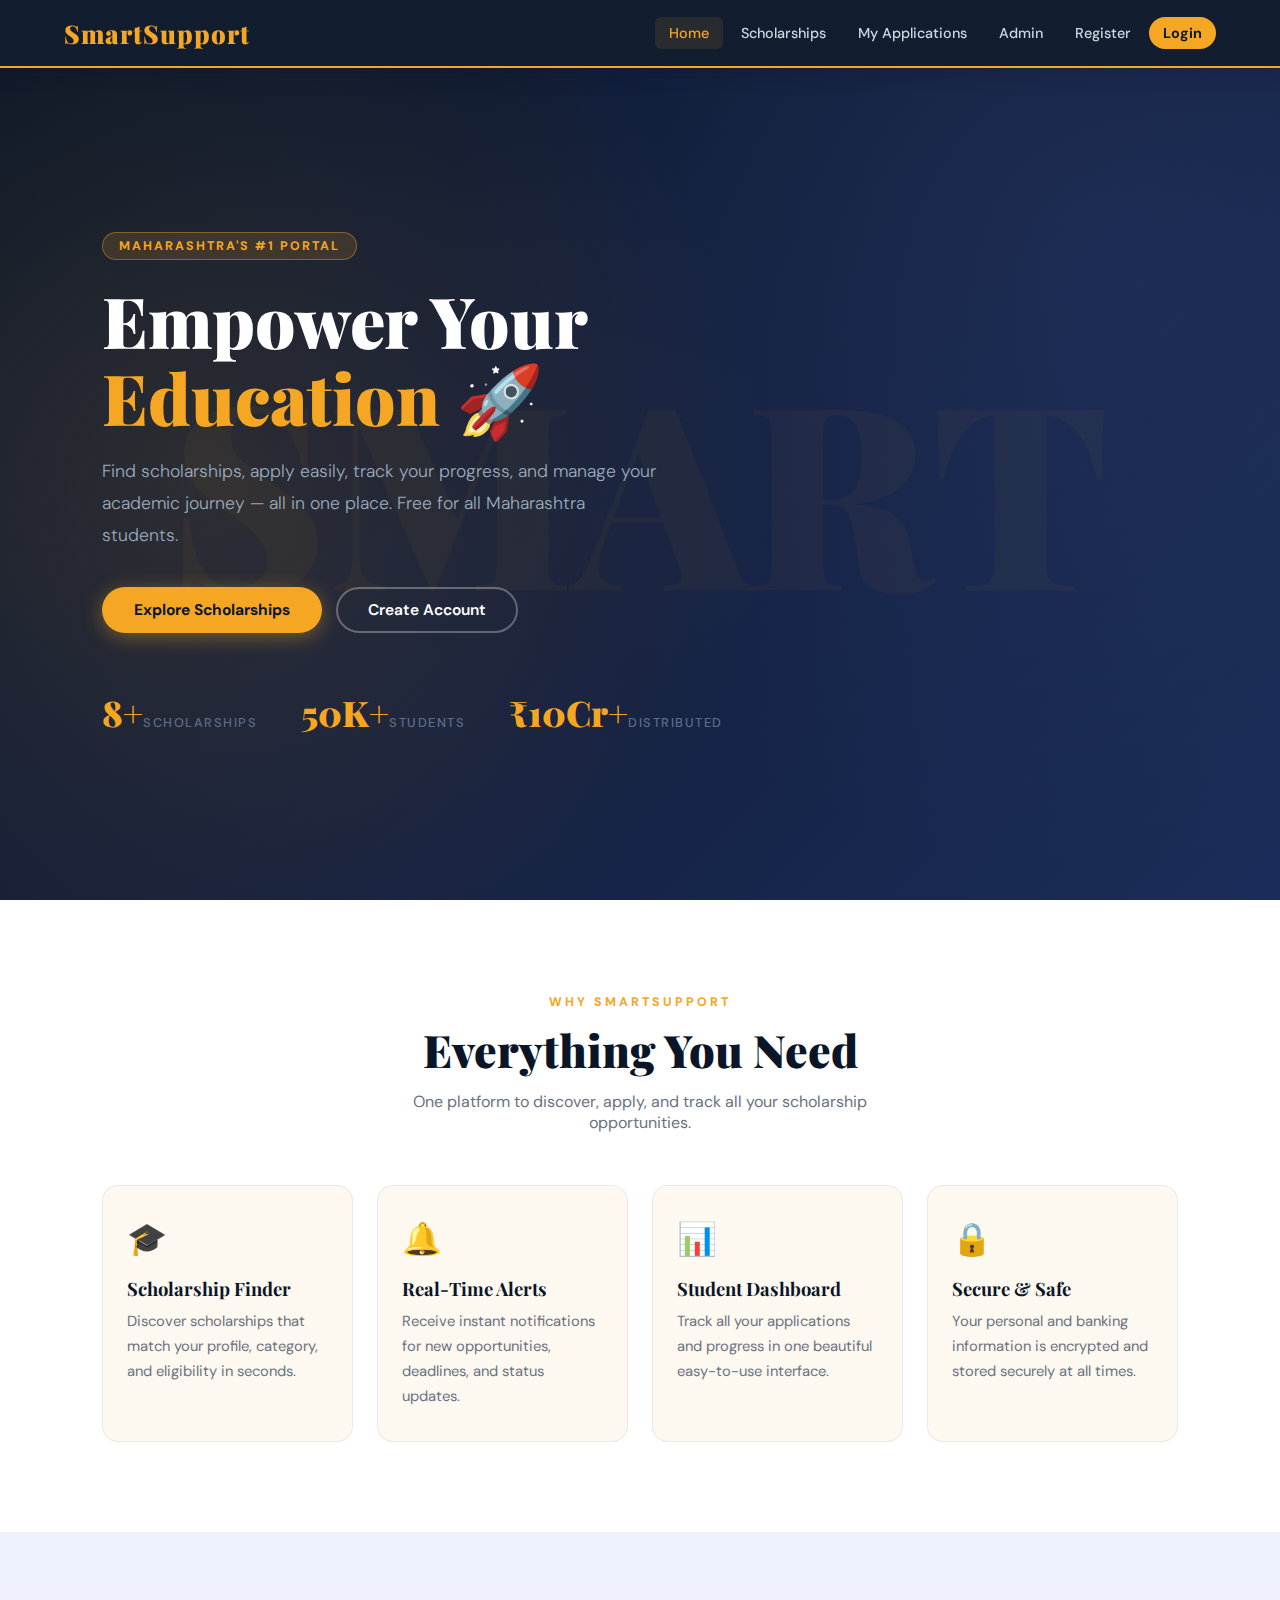
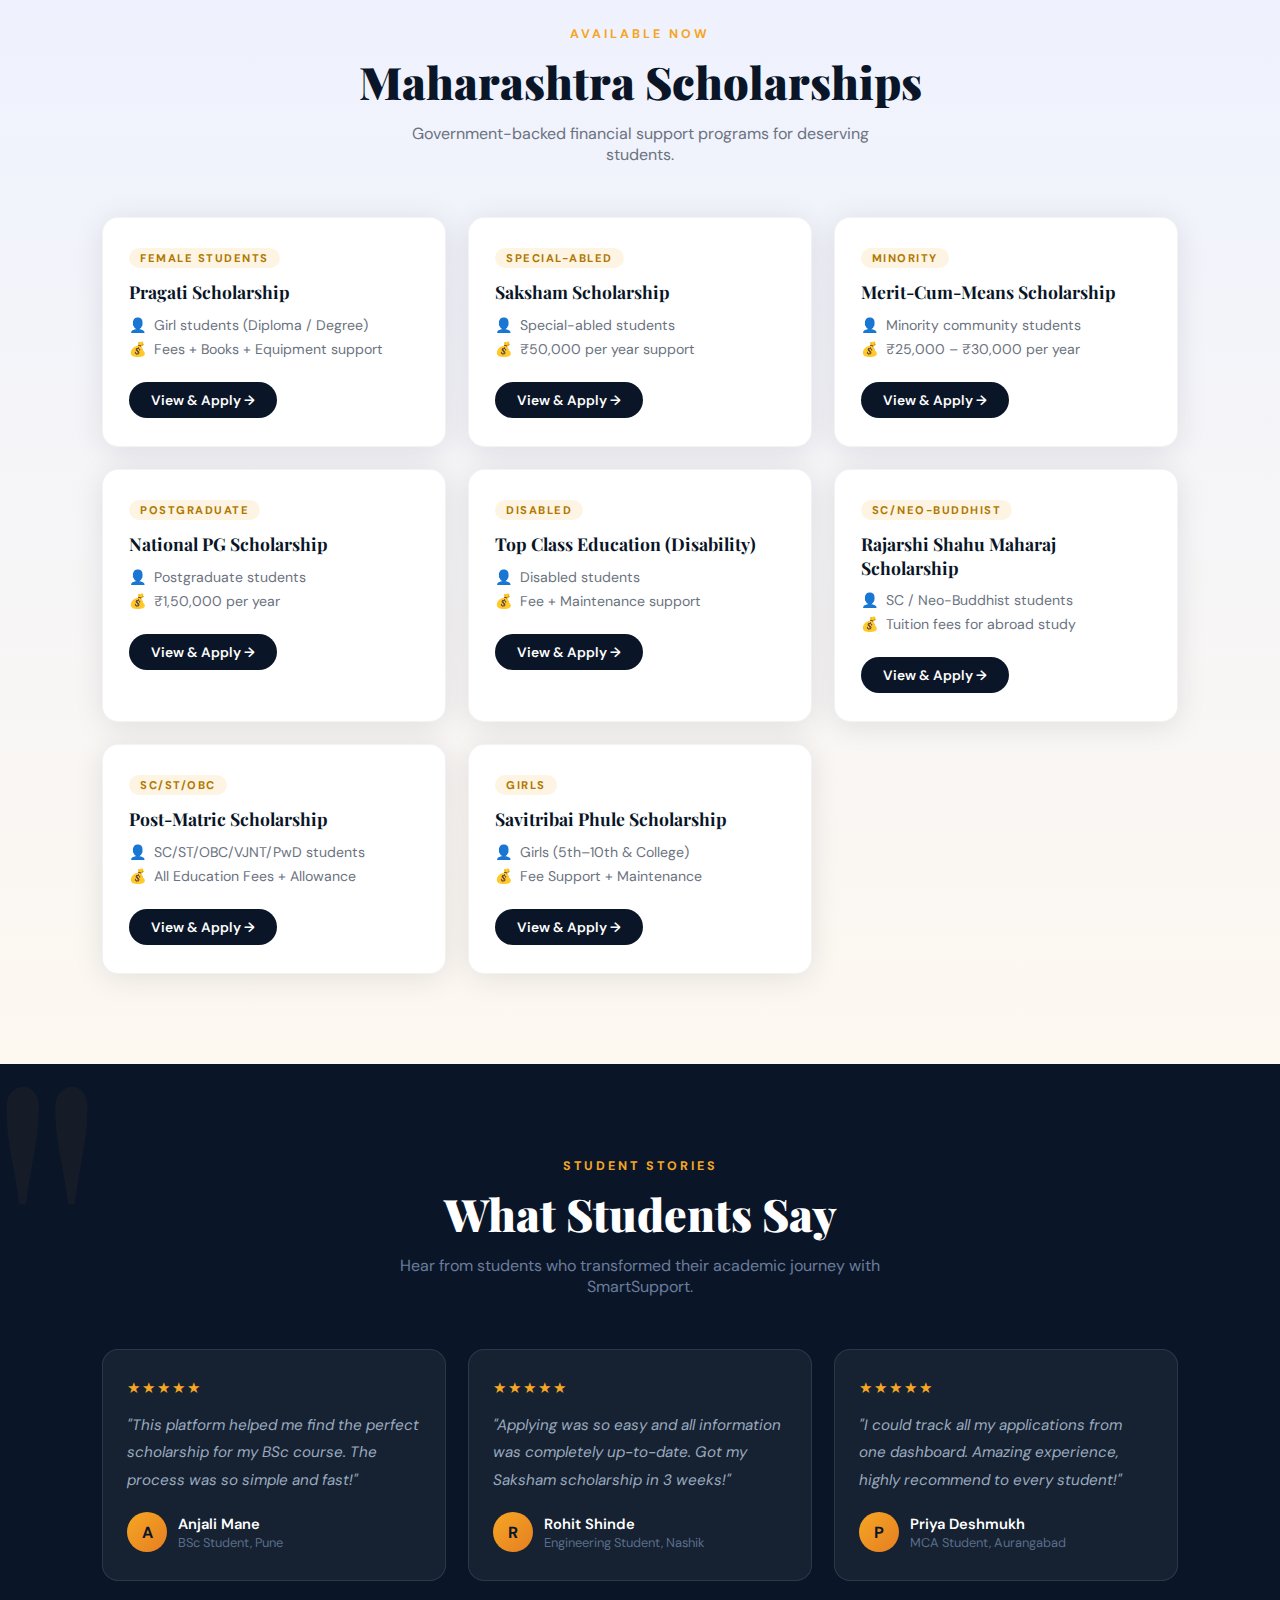
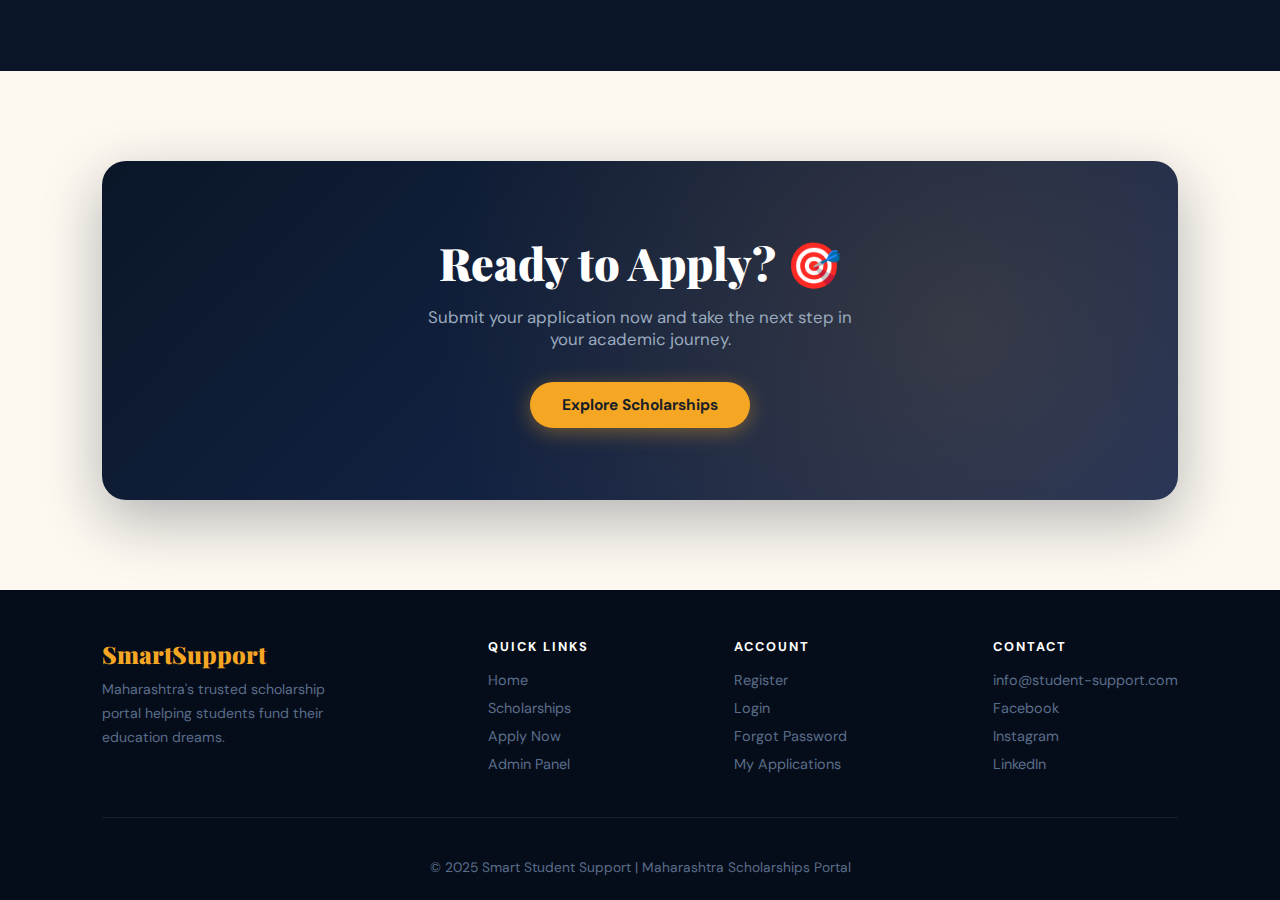
<file: index.html>
<!DOCTYPE html>
<html lang="en">
<head>
<meta charset="UTF-8">
<meta name="viewport" content="width=device-width, initial-scale=1.0">
<title>SmartSupport - Maharashtra Scholarship Portal</title>
<link href="https://fonts.googleapis.com/css2?family=Playfair+Display:wght@700;900&family=DM+Sans:wght@300;400;500;600;700&display=swap" rel="stylesheet">
<link rel="stylesheet" href="css/style.css">
<link rel="stylesheet" href="css/home.css">
</head>
<body>

<!-- NAVBAR -->
<header class="navbar">
  <a class="logo" href="index.html">SmartSupport</a>
  <nav>
    <ul>
      <li><a id="nav-home" class="active" href="index.html">Home</a></li>
      <li><a id="nav-scholarships" href="pages/scholarship.html">Scholarships</a></li>
      <li><a id="nav-myapps"  href="pages/applications.html">My Applications</a></li>
      <li><a id="nav-admin"   href="pages/admin.html">Admin</a></li>
      <li><a id="nav-register" href="pages/register.html">Register</a></li>
      <li><a id="nav-login"   href="pages/login.html" class="nav-cta">Login</a></li>
    </ul>
  </nav>
</header>

<!-- HERO -->
<section class="hero-section">
  <div class="hero-bg">SMART</div>
  <div class="hero-content">
    <span class="hero-badge">Maharashtra's #1 Portal</span>
    <h1>Empower Your <span>Education</span> 🚀</h1>
    <p>Find scholarships, apply easily, track your progress, and manage your academic journey — all in one place. Free for all Maharashtra students.</p>
    <div class="hero-btns">
      <a class="btn-gold" href="pages/scholarship.html">Explore Scholarships</a>
      <a class="btn-ghost" href="pages/register.html">Create Account</a>
    </div>
    <div class="hero-stats">
      <div class="stat"><span class="num">8+</span><span class="lbl">Scholarships</span></div>
      <div class="stat"><span class="num">50K+</span><span class="lbl">Students</span></div>
      <div class="stat"><span class="num">₹10Cr+</span><span class="lbl">Distributed</span></div>
    </div>
  </div>
</section>

<!-- FEATURES -->
<section class="features-sec">
  <div class="sec-head">
    <span class="sec-label">Why SmartSupport</span>
    <h2>Everything You Need</h2>
    <p>One platform to discover, apply, and track all your scholarship opportunities.</p>
  </div>
  <div class="feat-grid">
    <div class="feat-card"><span class="feat-icon">🎓</span><h3>Scholarship Finder</h3><p>Discover scholarships that match your profile, category, and eligibility in seconds.</p></div>
    <div class="feat-card"><span class="feat-icon">🔔</span><h3>Real-Time Alerts</h3><p>Receive instant notifications for new opportunities, deadlines, and status updates.</p></div>
    <div class="feat-card"><span class="feat-icon">📊</span><h3>Student Dashboard</h3><p>Track all your applications and progress in one beautiful easy-to-use interface.</p></div>
    <div class="feat-card"><span class="feat-icon">🔒</span><h3>Secure & Safe</h3><p>Your personal and banking information is encrypted and stored securely at all times.</p></div>
  </div>
</section>

<!-- SCHOLARSHIPS PREVIEW -->
<section class="sch-preview-sec">
  <div class="sec-head">
    <span class="sec-label">Available Now</span>
    <h2>Maharashtra Scholarships</h2>
    <p>Government-backed financial support programs for deserving students.</p>
  </div>
  <div class="sch-grid" id="homeSchGrid"></div>
</section>

<!-- TESTIMONIALS -->
<section class="testi-sec">
  <div class="sec-head">
    <span class="sec-label">Student Stories</span>
    <h2>What Students Say</h2>
    <p>Hear from students who transformed their academic journey with SmartSupport.</p>
  </div>
  <div class="testi-grid">
    <div class="testi-card">
      <div class="stars">★★★★★</div>
      <p>"This platform helped me find the perfect scholarship for my BSc course. The process was so simple and fast!"</p>
      <div class="t-author"><div class="avatar">A</div><div><div class="t-name">Anjali Mane</div><div class="t-role">BSc Student, Pune</div></div></div>
    </div>
    <div class="testi-card">
      <div class="stars">★★★★★</div>
      <p>"Applying was so easy and all information was completely up-to-date. Got my Saksham scholarship in 3 weeks!"</p>
      <div class="t-author"><div class="avatar">R</div><div><div class="t-name">Rohit Shinde</div><div class="t-role">Engineering Student, Nashik</div></div></div>
    </div>
    <div class="testi-card">
      <div class="stars">★★★★★</div>
      <p>"I could track all my applications from one dashboard. Amazing experience, highly recommend to every student!"</p>
      <div class="t-author"><div class="avatar">P</div><div><div class="t-name">Priya Deshmukh</div><div class="t-role">MCA Student, Aurangabad</div></div></div>
    </div>
  </div>
</section>

<!-- CTA -->
<section class="cta-sec">
  <div class="cta-box">
    <h2>Ready to Apply? 🎯</h2>
    <p>Submit your application now and take the next step in your academic journey.</p>
    <a class="btn-gold" href="pages/scholarship.html">Explore Scholarships</a>
  </div>
</section>

<!-- FOOTER -->
<footer class="footer">
  <div class="footer-top">
    <div class="footer-brand">
      <span class="logo-text">SmartSupport</span>
      <p>Maharashtra's trusted scholarship portal helping students fund their education dreams.</p>
    </div>
    <div class="footer-col">
      <h4>Quick Links</h4>
      <ul>
        <li><a href="index.html">Home</a></li>
        <li><a href="pages/scholarship.html">Scholarships</a></li>
        <li><a href="pages/apply.html">Apply Now</a></li>
        <li><a href="pages/admin.html">Admin Panel</a></li>
      </ul>
    </div>
    <div class="footer-col">
      <h4>Account</h4>
      <ul>
        <li><a href="pages/register.html">Register</a></li>
        <li><a href="pages/login.html">Login</a></li>
        <li><a href="pages/forget.html">Forgot Password</a></li>
        <li><a href="pages/applications.html">My Applications</a></li>
      </ul>
    </div>
    <div class="footer-col">
      <h4>Contact</h4>
      <ul>
        <li><a href="#">info@student-support.com</a></li>
        <li><a href="#">Facebook</a></li>
        <li><a href="#">Instagram</a></li>
        <li><a href="#">LinkedIn</a></li>
      </ul>
    </div>
  </div>
  <div class="footer-bottom"><p>© 2025 Smart Student Support | Maharashtra Scholarships Portal</p></div>
</footer>

<!-- SCHOLARSHIP MODAL -->
<div class="modal-overlay" id="schModal">
  <div class="modal-box">
    <button class="modal-close" onclick="closeModal()">×</button>
    <h3 id="m-title"></h3>
    <div class="modal-row"><strong>Eligibility:</strong> <span id="m-el"></span></div>
    <div class="modal-row"><strong>Benefits:</strong> <span id="m-ben"></span></div>
    <div class="modal-row"><strong>Category:</strong> <span id="m-cat"></span></div>
    <br>
    <button class="btn-submit" id="modal-apply-btn">Proceed to Apply →</button>
  </div>
</div>

<!-- TOAST -->
<div class="toast" id="toast"></div>

<script src="js/db.js"></script>
<script src="js/home.js"></script>
</body>
</html>
</file>
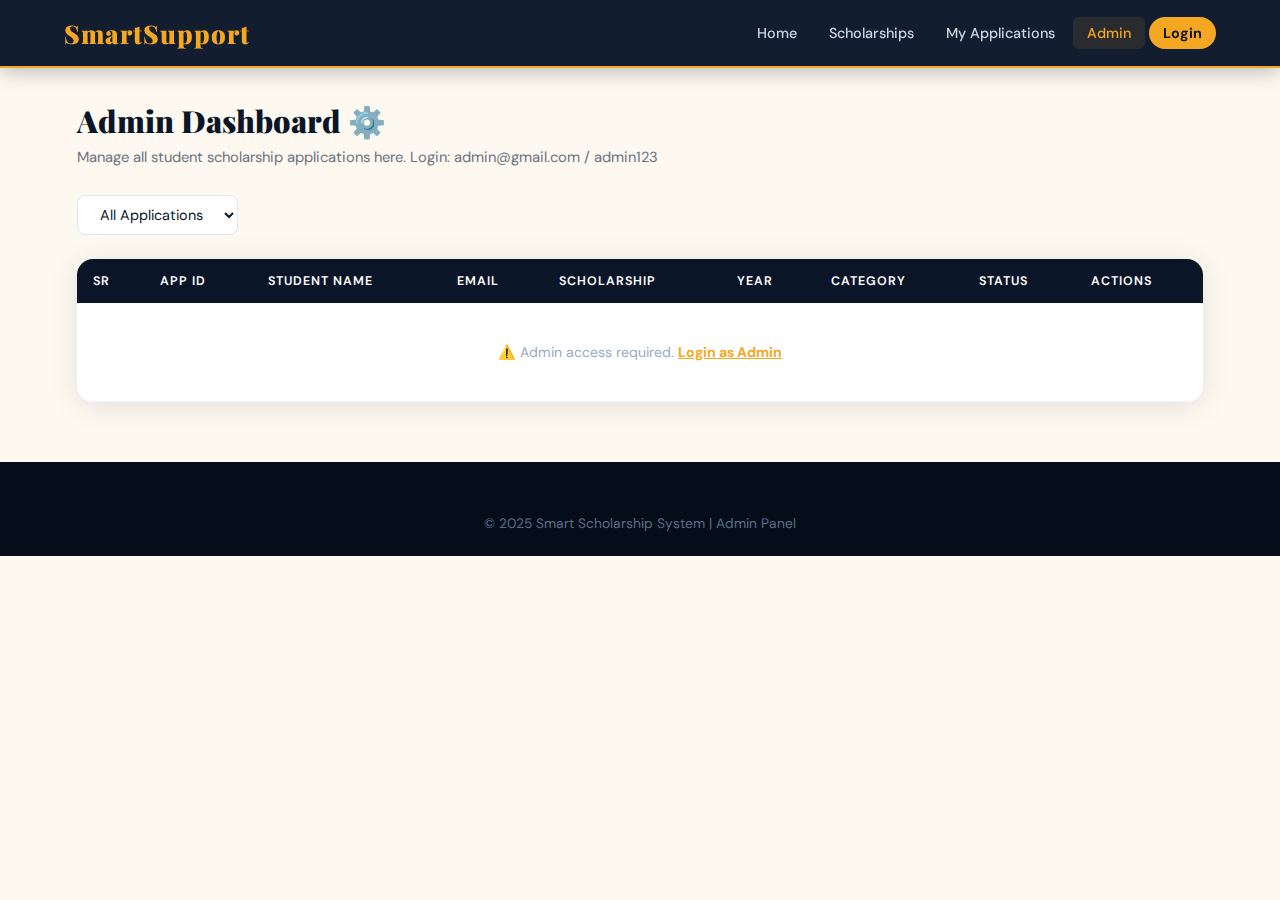
<file: pages/admin.html>
<!DOCTYPE html>
<html lang="en">
<head>
<meta charset="UTF-8">
<meta name="viewport" content="width=device-width, initial-scale=1.0">
<title>Admin Dashboard - SmartSupport</title>
<link href="https://fonts.googleapis.com/css2?family=Playfair+Display:wght@700;900&family=DM+Sans:wght@300;400;500;600;700&display=swap" rel="stylesheet">
<link rel="stylesheet" href="../css/style.css">
<link rel="stylesheet" href="../css/admin.css">
</head>
<body>

<header class="navbar">
  <a class="logo" href="../index.html">SmartSupport</a>
  <nav>
    <ul>
      <li><a href="../index.html">Home</a></li>
      <li><a href="scholarship.html">Scholarships</a></li>
      <li><a href="applications.html">My Applications</a></li>
      <li><a id="nav-admin" class="active" href="admin.html">Admin</a></li>
      <li><a href="login.html" class="nav-cta">Login</a></li>
    </ul>
  </nav>
</header>

<section class="admin-sec">
  <div class="admin-hdr">
    <h2>Admin Dashboard ⚙️</h2>
    <p>Manage all student scholarship applications here. Login: admin@gmail.com / admin123</p>
  </div>
  <div class="admin-controls">
    <select id="filterStatus">
      <option value="All">All Applications</option>
      <option value="Pending">Pending</option>
      <option value="Approved">Approved</option>
      <option value="Rejected">Rejected</option>
    </select>
    <span id="admin-count"></span>
  </div>
  <div class="tbl-wrap">
    <table>
      <thead>
        <tr>
          <th>Sr</th>
          <th>App ID</th>
          <th>Student Name</th>
          <th>Email</th>
          <th>Scholarship</th>
          <th>Year</th>
          <th>Category</th>
          <th>Status</th>
          <th>Actions</th>
        </tr>
      </thead>
      <tbody id="adminTbody"></tbody>
    </table>
  </div>
</section>

<footer class="footer">
  <div class="footer-bottom"><p>© 2025 Smart Scholarship System | Admin Panel</p></div>
</footer>

<div class="toast" id="toast"></div>

<script src="../js/db.js"></script>
<script src="../js/admin.js"></script>
</body>
</html>
</file>
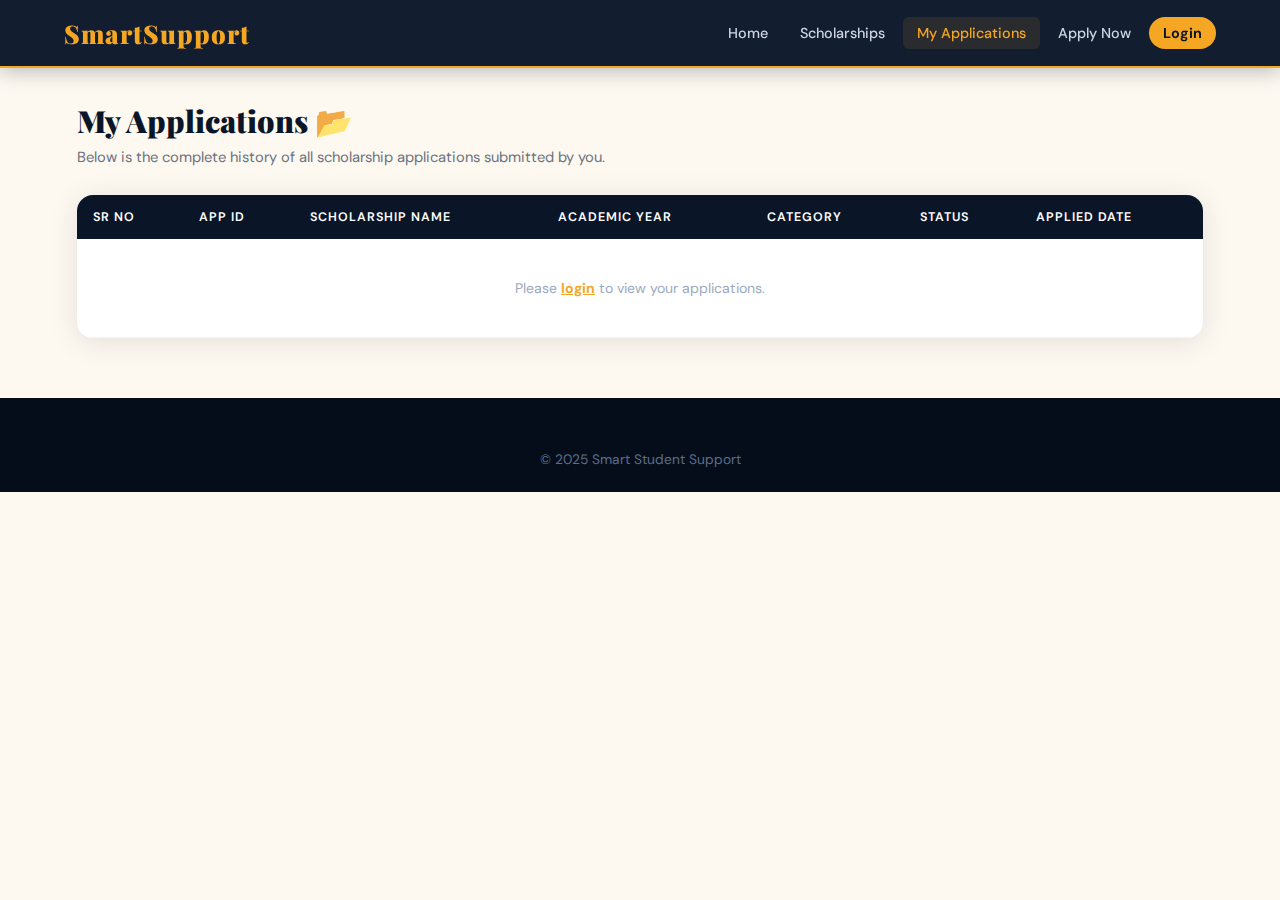
<file: pages/applications.html>
<!DOCTYPE html>
<html lang="en">
<head>
<meta charset="UTF-8">
<meta name="viewport" content="width=device-width, initial-scale=1.0">
<title>My Applications - SmartSupport</title>
<link href="https://fonts.googleapis.com/css2?family=Playfair+Display:wght@700;900&family=DM+Sans:wght@300;400;500;600;700&display=swap" rel="stylesheet">
<link rel="stylesheet" href="../css/style.css">
<link rel="stylesheet" href="../css/applications.css">
</head>
<body>

<header class="navbar">
  <a class="logo" href="../index.html">SmartSupport</a>
  <nav>
    <ul>
      <li><a href="../index.html">Home</a></li>
      <li><a href="scholarship.html">Scholarships</a></li>
      <li><a id="nav-myapps" class="active" href="applications.html">My Applications</a></li>
      <li><a href="apply.html">Apply Now</a></li>
      <li><a href="login.html" class="nav-cta">Login</a></li>
    </ul>
  </nav>
</header>

<section class="myapp-sec">
  <h2>My Applications 📂</h2>
  <p class="info">Below is the complete history of all scholarship applications submitted by you.</p>
  <div class="tbl-wrap">
    <table>
      <thead>
        <tr>
          <th>Sr No</th>
          <th>App ID</th>
          <th>Scholarship Name</th>
          <th>Academic Year</th>
          <th>Category</th>
          <th>Status</th>
          <th>Applied Date</th>
        </tr>
      </thead>
      <tbody id="myAppTbody"></tbody>
    </table>
  </div>
</section>

<footer class="footer">
  <div class="footer-bottom"><p>© 2025 Smart Student Support</p></div>
</footer>

<div class="toast" id="toast"></div>

<script src="../js/db.js"></script>
<script src="../js/my-applications.js"></script>
</body>
</html>
</file>
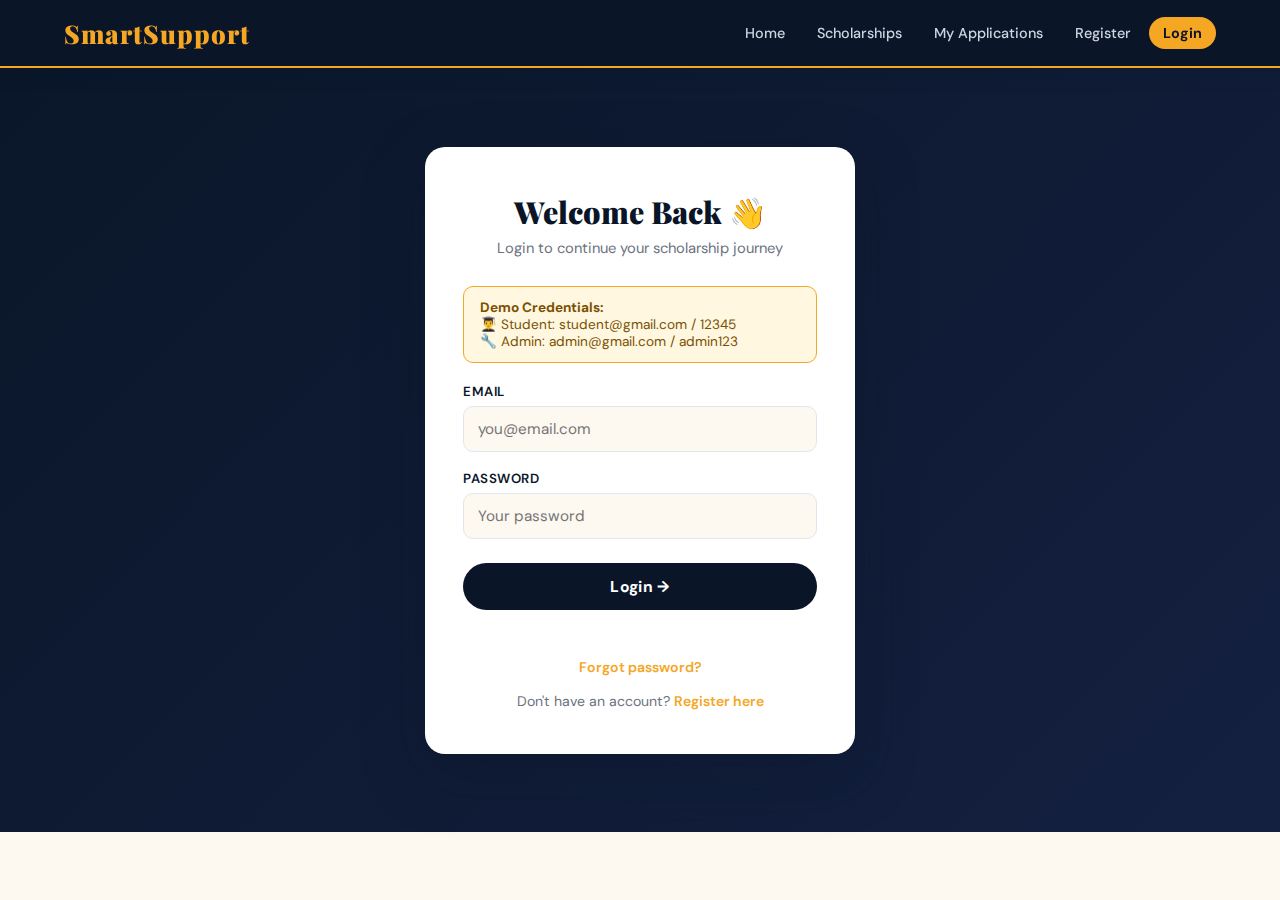
<file: pages/apply.html>
<!DOCTYPE html>
<html lang="en">
<head>
<meta charset="UTF-8">
<meta name="viewport" content="width=device-width, initial-scale=1.0">
<title>Apply - SmartSupport</title>
<link href="https://fonts.googleapis.com/css2?family=Playfair+Display:wght@700;900&family=DM+Sans:wght@300;400;500;600;700&display=swap" rel="stylesheet">
<link rel="stylesheet" href="../css/style.css">
<link rel="stylesheet" href="../css/apply.css">
</head>
<body>

<header class="navbar">
  <a class="logo" href="../index.html">SmartSupport</a>
  <nav>
    <ul>
      <li><a href="../index.html">Home</a></li>
      <li><a href="scholarship.html">Scholarships</a></li>
      <li><a href="applications.html">My Applications</a></li>
      <li><a href="login.html" class="nav-cta">Login</a></li>
    </ul>
  </nav>
</header>

<section class="apply-sec">
  <div class="apply-card">
    <h2>Scholarship Application Form 📋</h2>
    <p class="sub">Fill in all details carefully. All fields are required.</p>

    <form id="applyForm">

      <div class="form-sec-title">👤 Personal Details</div>
      <div class="form-row">
        <div class="fg"><label>Full Name</label><input type="text" id="a-name" placeholder="Full Name" required></div>
        <div class="fg"><label>Gender</label>
          <select id="a-gender" required>
            <option value="">Select Gender</option>
            <option>Male</option><option>Female</option><option>Other</option>
          </select>
        </div>
      </div>
      <div class="form-row">
        <div class="fg"><label>Date of Birth</label><input type="date" id="a-dob" required></div>
        <div class="fg"><label>Aadhar Number</label><input type="text" id="a-aadhar" placeholder="12-digit Aadhar" maxlength="12" required></div>
      </div>
      <div class="fg"><label>Category</label>
        <select id="a-cat" required>
          <option value="">Select Category</option>
          <option>SC</option><option>ST</option><option>OBC</option><option>VJNT</option><option>General</option><option>Minority</option>
        </select>
      </div>

      <div class="form-sec-title">🎓 Education Details</div>
      <div class="form-row">
        <div class="fg"><label>Course</label>
          <select id="a-course" required>
            <option value="">Select Course</option>
            <option>FY BSc</option><option>SY BSc</option><option>TY BSc</option>
            <option>BCA</option><option>MCA</option><option>Engineering</option>
            <option>MBA</option><option>Diploma</option>
          </select>
        </div>
        <div class="fg"><label>Academic Year</label>
          <select id="a-year" required>
            <option value="">Select Year</option>
            <option>2023-24</option><option>2024-25</option><option>2025-26</option>
          </select>
        </div>
      </div>
      <div class="fg"><label>College Name</label><input type="text" id="a-college" placeholder="Your College Name" required></div>
      <div class="fg"><label>Annual Family Income</label>
        <select id="a-income" required>
          <option value="">Select Income Range</option>
          <option>Below ₹1,00,000</option>
          <option>₹1,00,000 - ₹2,50,000</option>
          <option>₹2,50,000 - ₹5,00,000</option>
          <option>Above ₹5,00,000</option>
        </select>
      </div>

      <div class="form-sec-title">📄 Scholarship Details</div>
      <div class="fg"><label>Select Scholarship</label>
        <select id="a-schname" required>
          <option value="">Choose Scholarship</option>
          <option>Pragati Scholarship</option>
          <option>Saksham Scholarship</option>
          <option>Merit-Cum-Means Scholarship</option>
          <option>National PG Scholarship</option>
          <option>Top Class Education (Disability)</option>
          <option>Rajarshi Shahu Maharaj Scholarship</option>
          <option>Post-Matric Scholarship</option>
          <option>Savitribai Phule Scholarship</option>
        </select>
      </div>

      <div class="form-sec-title">🏦 Bank Details</div>
      <div class="form-row">
        <div class="fg"><label>Account Number</label><input type="text" id="a-acc" placeholder="Bank Account No." required></div>
        <div class="fg"><label>IFSC Code</label><input type="text" id="a-ifsc" placeholder="e.g. SBIN0001234" required></div>
      </div>

      <div class="form-sec-title">🏠 Address</div>
      <div class="fg"><label>Permanent Address</label><textarea id="a-addr" placeholder="Village/Town, Taluka, District, Maharashtra" required></textarea></div>

      <button type="submit" class="btn-submit" style="margin-top:12px;">Submit Application 🚀</button>
      <div class="msg-box" id="apply-msg"></div>
    </form>
  </div>
</section>

<footer class="footer">
  <div class="footer-bottom"><p>© 2025 Smart Student Support</p></div>
</footer>

<div class="toast" id="toast"></div>

<script src="../js/db.js"></script>
<script src="../js/apply.js"></script>
</body>
</html>
</file>
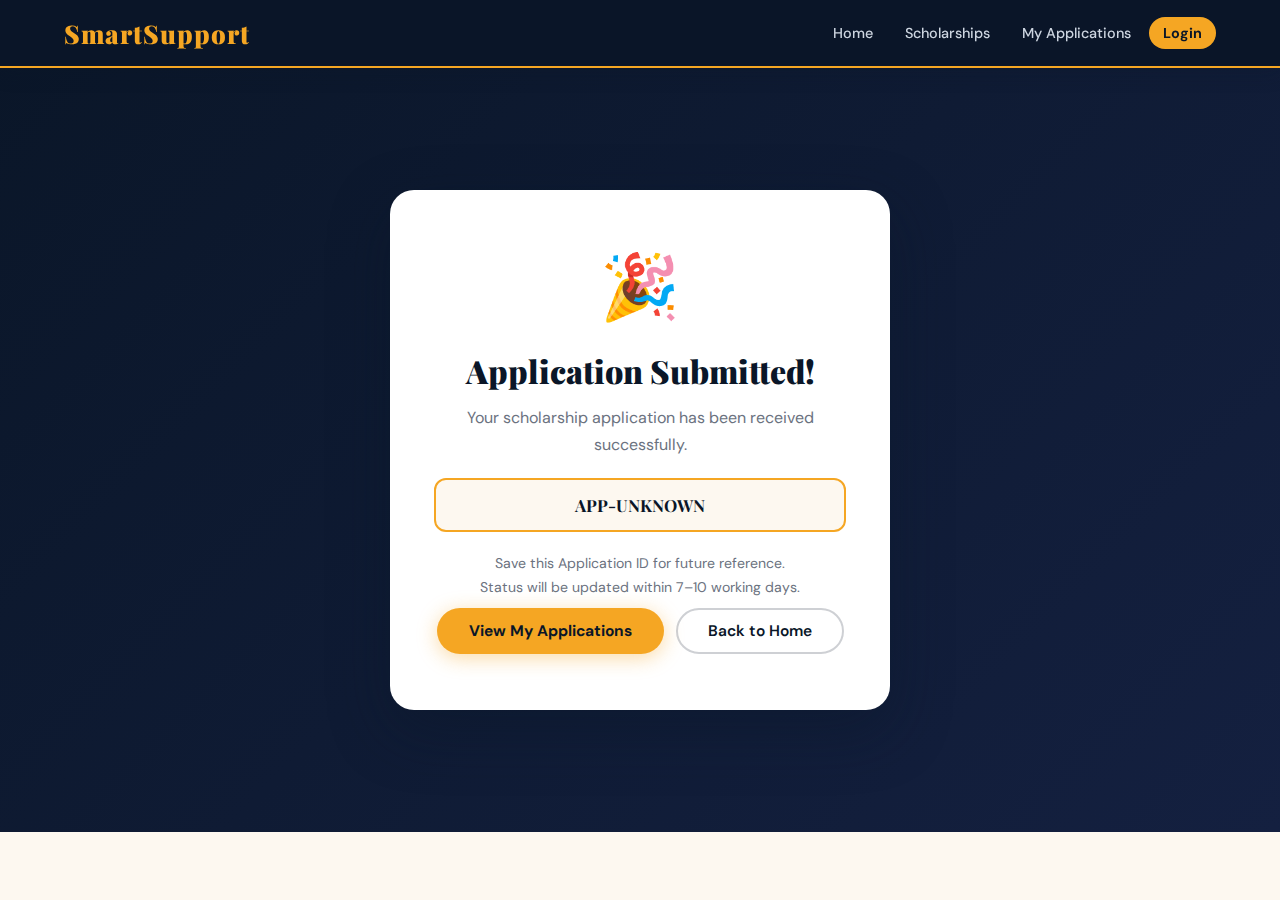
<file: pages/confirm.html>
<!DOCTYPE html>
<html lang="en">
<head>
<meta charset="UTF-8">
<meta name="viewport" content="width=device-width, initial-scale=1.0">
<title>Application Submitted - SmartSupport</title>
<link href="https://fonts.googleapis.com/css2?family=Playfair+Display:wght@700;900&family=DM+Sans:wght@300;400;500;600;700&display=swap" rel="stylesheet">
<link rel="stylesheet" href="../css/style.css">
<link rel="stylesheet" href="../css/confirm.css">
</head>
<body>

<header class="navbar">
  <a class="logo" href="../index.html">SmartSupport</a>
  <nav>
    <ul>
      <li><a href="../index.html">Home</a></li>
      <li><a href="scholarship.html">Scholarships</a></li>
      <li><a href="applications.html">My Applications</a></li>
      <li><a href="login.html" class="nav-cta">Login</a></li>
    </ul>
  </nav>
</header>

<section class="confirm-sec">
  <div class="confirm-card">
    <div class="confirm-icon">🎉</div>
    <h2>Application Submitted!</h2>
    <p>Your scholarship application has been received successfully.</p>
    <div class="confirm-id" id="confirm-appid">APP-LOADING...</div>
    <p style="font-size:0.88rem;color:#6b7280;">Save this Application ID for future reference.<br>Status will be updated within 7–10 working days.</p>
    <div class="confirm-btns">
      <a class="btn-gold" href="applications.html">View My Applications</a>
      <a class="btn-ghost" href="../index.html" style="background:transparent;border:2px solid rgba(10,22,40,0.2);color:#0a1628;">Back to Home</a>
    </div>
  </div>
</section>

<div class="toast" id="toast"></div>

<script src="../js/db.js"></script>
<script src="../js/confirm.js"></script>
</body>
</html>
</file>
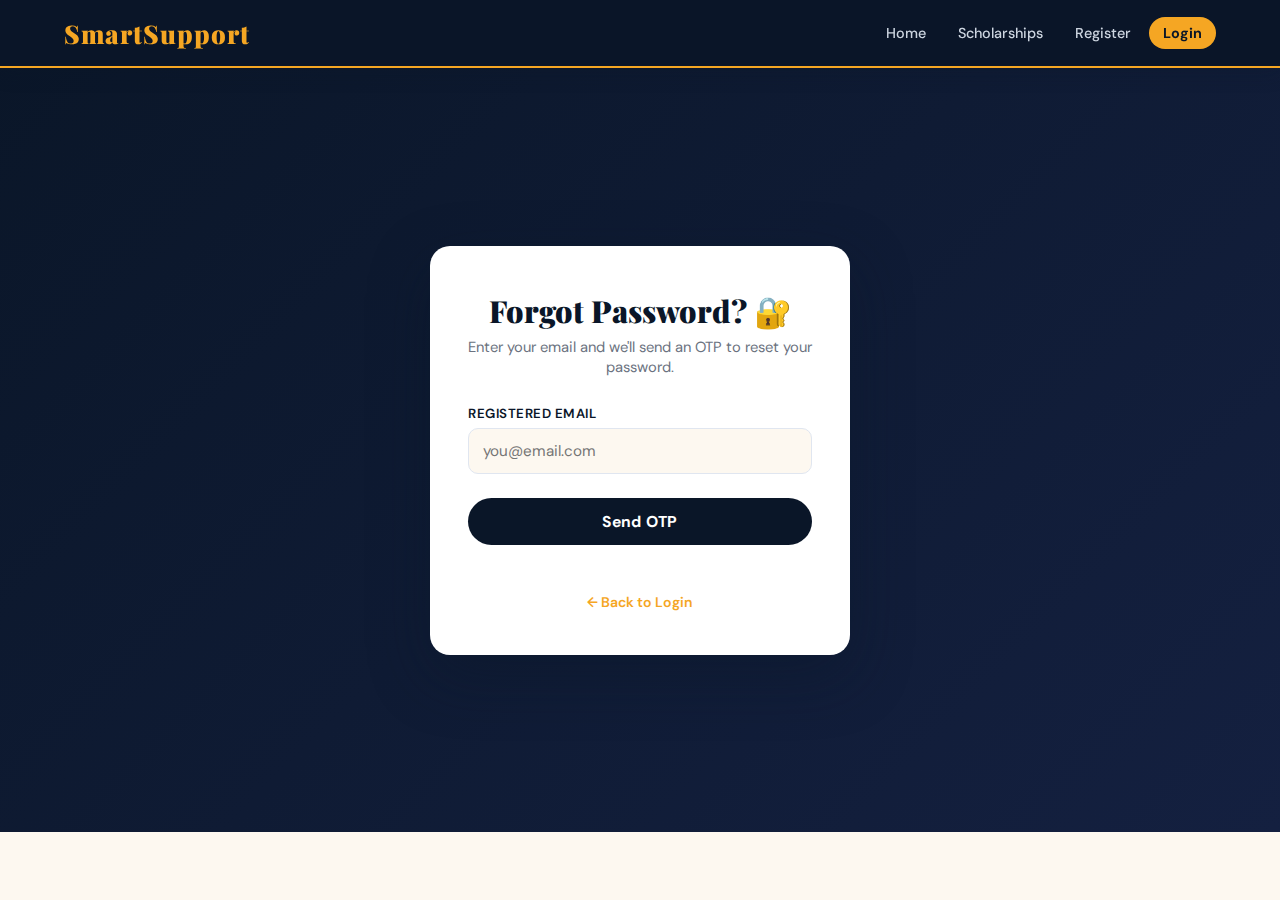
<file: pages/forget.html>
<!DOCTYPE html>
<html lang="en">
<head>
<meta charset="UTF-8">
<meta name="viewport" content="width=device-width, initial-scale=1.0">
<title>Forgot Password - SmartSupport</title>
<link href="https://fonts.googleapis.com/css2?family=Playfair+Display:wght@700;900&family=DM+Sans:wght@300;400;500;600;700&display=swap" rel="stylesheet">
<link rel="stylesheet" href="../css/style.css">
<link rel="stylesheet" href="../css/otp.css">
</head>
<body>

<header class="navbar">
  <a class="logo" href="../index.html">SmartSupport</a>
  <nav>
    <ul>
      <li><a href="../index.html">Home</a></li>
      <li><a href="scholarship.html">Scholarships</a></li>
      <li><a href="register.html">Register</a></li>
      <li><a href="login.html" class="nav-cta">Login</a></li>
    </ul>
  </nav>
</header>

<section class="auth-sec">
  <div class="auth-card small-card">
    <h2>Forgot Password? 🔐</h2>
    <p class="auth-sub">Enter your email and we'll send an OTP to reset your password.</p>
    <form id="forgetForm">
      <div class="fg"><label>Registered Email</label><input type="email" id="forget-email" placeholder="you@email.com" required></div>
      <button type="submit" class="btn-submit">Send OTP</button>
      <div class="msg-box" id="forget-msg"></div>
    </form>
    <p class="auth-link"><a href="login.html">← Back to Login</a></p>
  </div>
</section>

<div class="toast" id="toast"></div>

<script src="../js/db.js"></script>
<script src="../js/forget.js"></script>
</body>
</html>
</file>
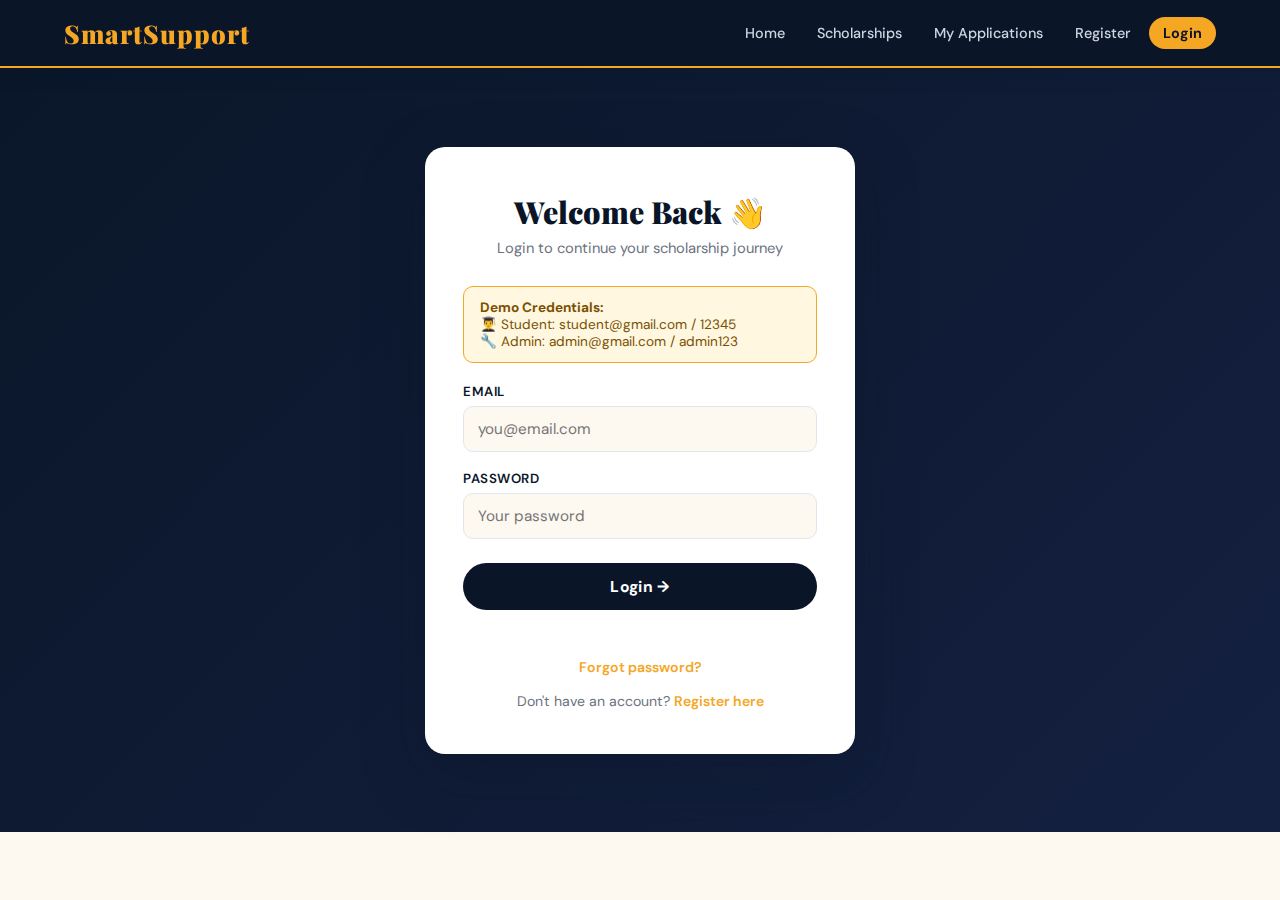
<file: pages/login.html>
<!DOCTYPE html>
<html lang="en">
<head>
<meta charset="UTF-8">
<meta name="viewport" content="width=device-width, initial-scale=1.0">
<title>Login - SmartSupport</title>
<link href="https://fonts.googleapis.com/css2?family=Playfair+Display:wght@700;900&family=DM+Sans:wght@300;400;500;600;700&display=swap" rel="stylesheet">
<link rel="stylesheet" href="../css/style.css">
</head>
<body>

<header class="navbar">
  <a class="logo" href="../index.html">SmartSupport</a>
  <nav>
    <ul>
      <li><a href="../index.html">Home</a></li>
      <li><a href="scholarship.html">Scholarships</a></li>
      <li><a href="applications.html">My Applications</a></li>
      <li><a href="register.html">Register</a></li>
      <li><a id="nav-login" class="active nav-cta" href="login.html">Login</a></li>
    </ul>
  </nav>
</header>

<section class="auth-sec">
  <div class="auth-card">
    <h2>Welcome Back 👋</h2>
    <p class="auth-sub">Login to continue your scholarship journey</p>

    <div style="background:#fff7e0;border:1px solid #f5a623;border-radius:10px;padding:12px 16px;margin-bottom:20px;font-size:0.85rem;color:#7a5000;">
      <strong>Demo Credentials:</strong><br>
      👨‍🎓 Student: student@gmail.com / 12345<br>
      🔧 Admin: admin@gmail.com / admin123
    </div>

    <form id="loginForm">
      <div class="fg"><label>Email</label><input type="email" id="log-email" placeholder="you@email.com" required></div>
      <div class="fg"><label>Password</label><input type="password" id="log-pass" placeholder="Your password" required></div>
      <button type="submit" class="btn-submit">Login →</button>
      <div class="msg-box" id="log-msg"></div>
    </form>
    <p class="auth-link"><a href="forget.html">Forgot password?</a></p>
    <p class="auth-link">Don't have an account? <a href="register.html">Register here</a></p>
  </div>
</section>

<div class="toast" id="toast"></div>

<script src="../js/db.js"></script>
<script src="../js/login.js"></script>
</body>
</html>
</file>
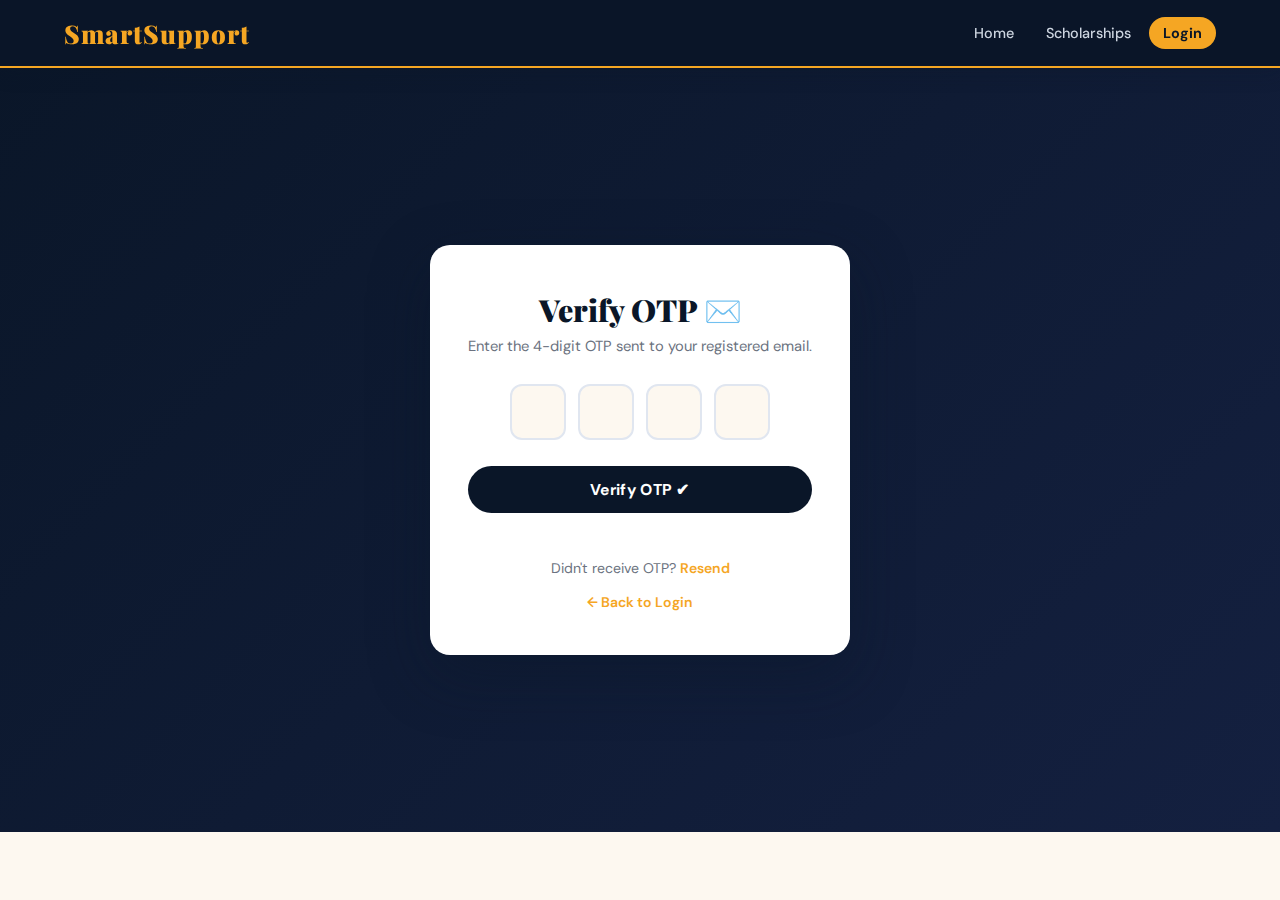
<file: pages/otp.html>
<!DOCTYPE html>
<html lang="en">
<head>
<meta charset="UTF-8">
<meta name="viewport" content="width=device-width, initial-scale=1.0">
<title>Verify OTP - SmartSupport</title>
<link href="https://fonts.googleapis.com/css2?family=Playfair+Display:wght@700;900&family=DM+Sans:wght@300;400;500;600;700&display=swap" rel="stylesheet">
<link rel="stylesheet" href="../css/style.css">
<link rel="stylesheet" href="../css/otp.css">
</head>
<body>

<header class="navbar">
  <a class="logo" href="../index.html">SmartSupport</a>
  <nav>
    <ul>
      <li><a href="../index.html">Home</a></li>
      <li><a href="scholarship.html">Scholarships</a></li>
      <li><a href="login.html" class="nav-cta">Login</a></li>
    </ul>
  </nav>
</header>

<section class="auth-sec">
  <div class="auth-card small-card">
    <h2>Verify OTP ✉️</h2>
    <p class="auth-sub">Enter the 4-digit OTP sent to your registered email.</p>
    <form id="otpForm">
      <div class="otp-wrap">
        <input type="text" maxlength="1" class="otp-d" oninput="otpNext(this,0)" onkeydown="otpBack(event,0)">
        <input type="text" maxlength="1" class="otp-d" oninput="otpNext(this,1)" onkeydown="otpBack(event,1)">
        <input type="text" maxlength="1" class="otp-d" oninput="otpNext(this,2)" onkeydown="otpBack(event,2)">
        <input type="text" maxlength="1" class="otp-d" oninput="otpNext(this,3)" onkeydown="otpBack(event,3)">
      </div>
      <button type="submit" class="btn-submit">Verify OTP ✔</button>
      <div class="msg-box" id="otp-msg"></div>
    </form>
    <p class="resend-txt">Didn't receive OTP? <a href="forget.html">Resend</a></p>
    <p class="auth-link"><a href="login.html">← Back to Login</a></p>
  </div>
</section>

<div class="toast" id="toast"></div>

<script src="../js/db.js"></script>
<script src="../js/forget.js"></script>
</body>
</html>
</file>
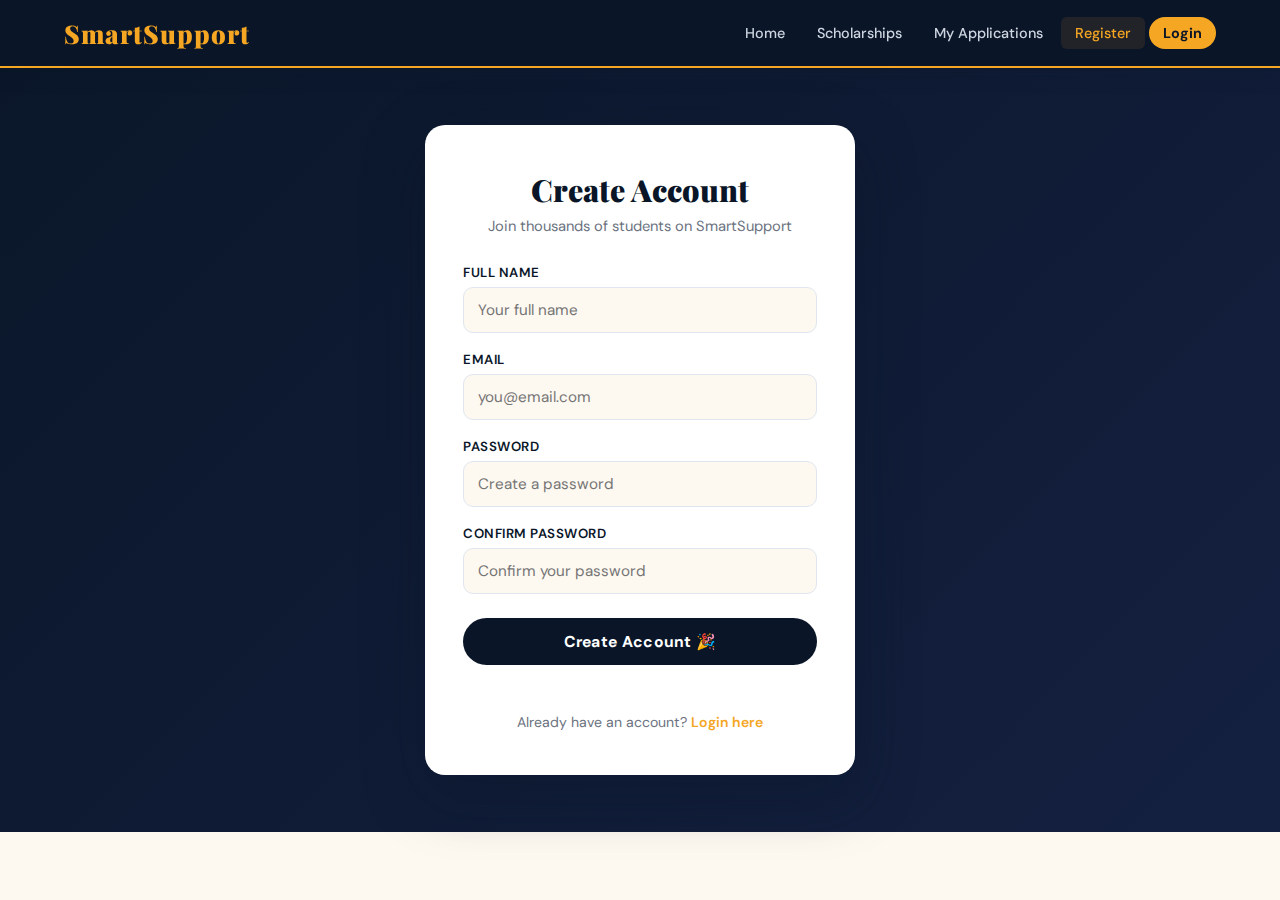
<file: pages/register.html>
<!DOCTYPE html>
<html lang="en">
<head>
<meta charset="UTF-8">
<meta name="viewport" content="width=device-width, initial-scale=1.0">
<title>Register - SmartSupport</title>
<link href="https://fonts.googleapis.com/css2?family=Playfair+Display:wght@700;900&family=DM+Sans:wght@300;400;500;600;700&display=swap" rel="stylesheet">
<link rel="stylesheet" href="../css/style.css">
</head>
<body>

<header class="navbar">
  <a class="logo" href="../index.html">SmartSupport</a>
  <nav>
    <ul>
      <li><a href="../index.html">Home</a></li>
      <li><a href="scholarship.html">Scholarships</a></li>
      <li><a href="applications.html">My Applications</a></li>
      <li><a id="nav-register" class="active" href="register.html">Register</a></li>
      <li><a href="login.html" class="nav-cta">Login</a></li>
    </ul>
  </nav>
</header>

<section class="auth-sec">
  <div class="auth-card">
    <h2>Create Account</h2>
    <p class="auth-sub">Join thousands of students on SmartSupport</p>
    <form id="registerForm">
      <div class="fg"><label>Full Name</label><input type="text" id="reg-name" placeholder="Your full name" required></div>
      <div class="fg"><label>Email</label><input type="email" id="reg-email" placeholder="you@email.com" required></div>
      <div class="fg"><label>Password</label><input type="password" id="reg-pass" placeholder="Create a password" required></div>
      <div class="fg">
        <label>Confirm Password</label>
        <input type="password" id="reg-cpass" placeholder="Confirm your password" required>
        <span id="match-txt" style="font-size:0.8rem;margin-top:5px;display:block;"></span>
      </div>
      <button type="submit" class="btn-submit">Create Account 🎉</button>
      <div class="msg-box" id="reg-msg"></div>
    </form>
    <p class="auth-link">Already have an account? <a href="login.html">Login here</a></p>
  </div>
</section>

<div class="toast" id="toast"></div>

<script src="../js/db.js"></script>
<script src="../js/register.js"></script>
</body>
</html>
</file>
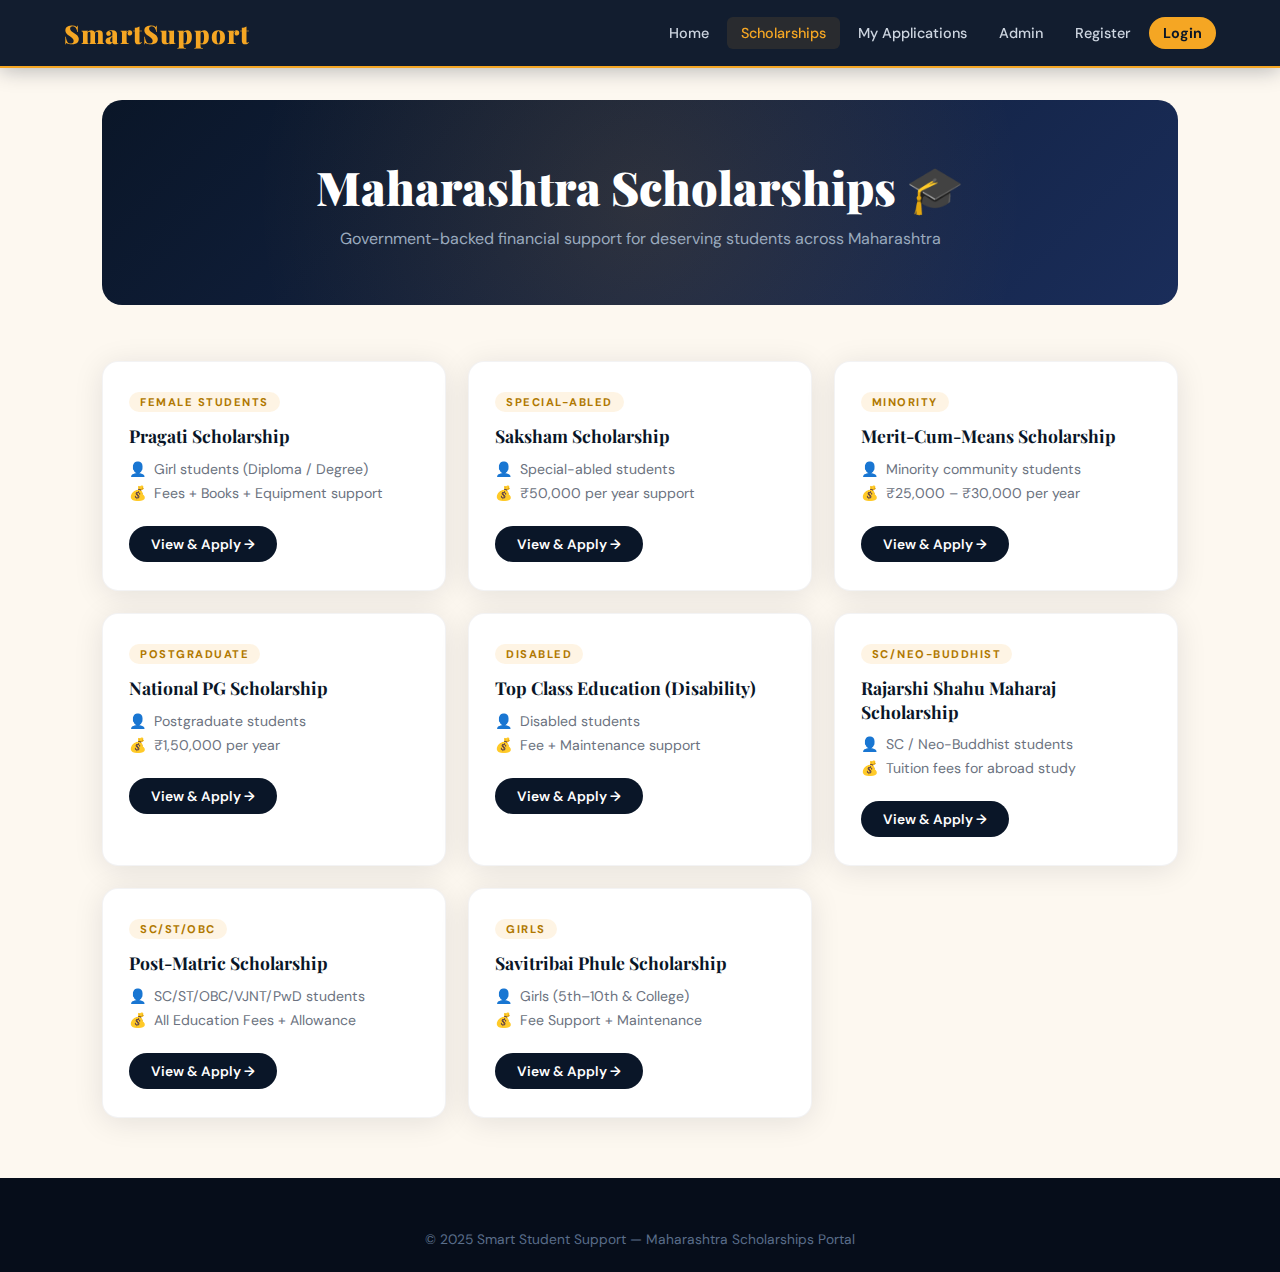
<file: pages/scholarship.html>
<!DOCTYPE html>
<html lang="en">
<head>
<meta charset="UTF-8">
<meta name="viewport" content="width=device-width, initial-scale=1.0">
<title>Scholarships - SmartSupport</title>
<link href="https://fonts.googleapis.com/css2?family=Playfair+Display:wght@700;900&family=DM+Sans:wght@300;400;500;600;700&display=swap" rel="stylesheet">
<link rel="stylesheet" href="../css/style.css">
<link rel="stylesheet" href="../css/scholarship.css">
</head>
<body>

<header class="navbar">
  <a class="logo" href="../index.html">SmartSupport</a>
  <nav>
    <ul>
      <li><a href="../index.html">Home</a></li>
      <li><a id="nav-scholarships" class="active" href="scholarship.html">Scholarships</a></li>
      <li><a href="applications.html">My Applications</a></li>
      <li><a href="admin.html">Admin</a></li>
      <li><a href="register.html">Register</a></li>
      <li><a href="login.html" class="nav-cta">Login</a></li>
    </ul>
  </nav>
</header>

<section class="schpage-sec">
  <div class="sch-hero">
    <h1>Maharashtra Scholarships 🎓</h1>
    <p>Government-backed financial support for deserving students across Maharashtra</p>
  </div>
  <div class="sch-grid" id="schPageGrid"></div>
</section>

<footer class="footer">
  <div class="footer-bottom"><p>© 2025 Smart Student Support — Maharashtra Scholarships Portal</p></div>
</footer>

<!-- SCHOLARSHIP MODAL -->
<div class="modal-overlay" id="schModal">
  <div class="modal-box">
    <button class="modal-close" onclick="closeModal()">×</button>
    <h3 id="m-title"></h3>
    <div class="modal-row"><strong>Eligibility:</strong> <span id="m-el"></span></div>
    <div class="modal-row"><strong>Benefits:</strong> <span id="m-ben"></span></div>
    <div class="modal-row"><strong>Category:</strong> <span id="m-cat"></span></div>
    <br>
    <button class="btn-submit" id="modal-apply-btn">Proceed to Apply →</button>
  </div>
</div>

<div class="toast" id="toast"></div>

<script src="../js/db.js"></script>
<script src="../js/scholarship.js"></script>
</body>
</html>
</file>
<file: css/home.css>
/* ══════════════════════════ HERO ══════════════════════════ */
.hero-section{
  min-height:calc(100vh - 68px);
  background:linear-gradient(135deg,#0a1628 0%,#142040 55%,#1a2d5a 100%);
  display:flex;align-items:center;padding:60px 8%;
  position:relative;overflow:hidden;margin-top:68px;
}
.hero-section::before{
  content:'';position:absolute;inset:0;
  background:radial-gradient(circle at 15% 50%,rgba(245,166,35,0.13) 0%,transparent 50%),
             radial-gradient(circle at 85% 20%,rgba(90,120,200,0.13) 0%,transparent 50%);
}
.hero-bg{position:absolute;font-family:'Playfair Display',serif;font-size:20vw;font-weight:900;color:rgba(245,166,35,0.04);top:50%;left:50%;transform:translate(-50%,-50%);white-space:nowrap;pointer-events:none;}
.hero-content{position:relative;z-index:2;max-width:720px;}
.hero-badge{display:inline-block;background:rgba(245,166,35,0.15);border:1px solid rgba(245,166,35,0.4);color:#f5a623;padding:5px 16px;border-radius:30px;font-size:0.78rem;font-weight:700;letter-spacing:2px;text-transform:uppercase;margin-bottom:22px;animation:fadeUp 0.7s ease both;}
.hero-content h1{font-family:'Playfair Display',serif;font-size:clamp(2.6rem,5.5vw,4.5rem);font-weight:900;color:#fff;line-height:1.1;margin-bottom:20px;animation:fadeUp 0.8s ease both 0.1s;}
.hero-content h1 span{color:#f5a623;}
.hero-content p{font-size:1.1rem;color:#9aaabe;line-height:1.8;max-width:560px;margin-bottom:36px;font-weight:300;animation:fadeUp 0.9s ease both 0.2s;}
.hero-btns{display:flex;gap:14px;flex-wrap:wrap;animation:fadeUp 1s ease both 0.3s;}
.hero-stats{display:flex;gap:44px;margin-top:56px;animation:fadeUp 1s ease both 0.4s;flex-wrap:wrap;}
.stat .num{font-family:'Playfair Display',serif;font-size:2.2rem;font-weight:900;color:#f5a623;}
.stat .lbl{font-size:0.8rem;color:#5a6e8a;text-transform:uppercase;letter-spacing:1.5px;font-weight:500;}

/* ══════════════════════════ FEATURES ══════════════════════════ */
.features-sec{padding:90px 8%;background:#fff;}
.feat-grid{display:grid;grid-template-columns:repeat(auto-fit,minmax(230px,1fr));gap:24px;}
.feat-card{background:#fdf8f0;padding:32px 24px;border-radius:16px;border:1px solid rgba(10,22,40,0.07);transition:all 0.35s;position:relative;overflow:hidden;}
.feat-card::before{content:'';position:absolute;top:0;left:0;right:0;height:3px;background:linear-gradient(90deg,#f5a623,#ffd580);transform:scaleX(0);transform-origin:left;transition:transform 0.35s;}
.feat-card:hover{transform:translateY(-6px);box-shadow:0 8px 50px rgba(10,22,40,0.18);}
.feat-card:hover::before{transform:scaleX(1);}
.feat-icon{font-size:2rem;margin-bottom:16px;display:block;}
.feat-card h3{font-family:'Playfair Display',serif;font-size:1.15rem;font-weight:700;color:#0a1628;margin-bottom:8px;}
.feat-card p{color:#6b7280;font-size:0.92rem;line-height:1.7;}

/* ══════════════════════════ SCH PREVIEW ══════════════════════════ */
.sch-preview-sec{padding:90px 8%;background:linear-gradient(180deg,#eef2ff 0%,#fdf8f0 100%);}

/* ══════════════════════════ TESTIMONIALS ══════════════════════════ */
.testi-sec{padding:90px 8%;background:#0a1628;position:relative;overflow:hidden;}
.testi-sec::before{content:'"';position:absolute;font-family:'Playfair Display',serif;font-size:28rem;color:rgba(245,166,35,0.05);top:-60px;left:-20px;line-height:1;pointer-events:none;}
.testi-sec .sec-head h2{color:#fff;}
.testi-sec .sec-head p{color:#6b7c9c;}
.testi-grid{display:grid;grid-template-columns:repeat(auto-fit,minmax(270px,1fr));gap:22px;}
.testi-card{background:rgba(255,255,255,0.05);border:1px solid rgba(255,255,255,0.1);border-radius:16px;padding:28px 24px;transition:all 0.35s;}
.testi-card:hover{background:rgba(245,166,35,0.08);border-color:rgba(245,166,35,0.3);transform:translateY(-4px);}
.stars{color:#f5a623;font-size:0.95rem;letter-spacing:2px;margin-bottom:14px;}
.testi-card p{color:#9aaabe;font-size:0.95rem;line-height:1.8;font-style:italic;margin-bottom:18px;}
.t-author{display:flex;align-items:center;gap:11px;}
.avatar{width:40px;height:40px;border-radius:50%;background:linear-gradient(135deg,#f5a623,#e67e22);display:flex;align-items:center;justify-content:center;font-weight:700;color:#0a1628;font-size:1rem;flex-shrink:0;}
.t-name{color:#fff;font-weight:600;font-size:0.92rem;}
.t-role{color:#5a6e8a;font-size:0.8rem;}

/* ══════════════════════════ CTA ══════════════════════════ */
.cta-sec{padding:90px 8%;background:#fdf8f0;text-align:center;}
.cta-box{background:linear-gradient(135deg,#0a1628,#1a2d5a);border-radius:24px;padding:72px 48px;position:relative;overflow:hidden;box-shadow:0 20px 60px rgba(10,22,40,0.3);}
.cta-box::before{content:'';position:absolute;inset:0;background:radial-gradient(circle at 80% 50%,rgba(245,166,35,0.15) 0%,transparent 60%);}
.cta-box h2{font-family:'Playfair Display',serif;font-size:clamp(1.8rem,3.5vw,2.8rem);font-weight:900;color:#fff;margin-bottom:14px;position:relative;}
.cta-box p{color:#9aaabe;font-size:1.05rem;margin-bottom:32px;position:relative;max-width:460px;margin-left:auto;margin-right:auto;}

@media(max-width:768px){
  .hero-section{padding:50px 5%;}
  .hero-stats{gap:24px;}
  .features-sec,.sch-preview-sec,.testi-sec,.cta-sec{padding:64px 5%;}
  .cta-box{padding:50px 24px;}
}
</file>
<file: css/admin.css>
/* ══════════ ADMIN PAGE ══════════ */
.admin-sec{padding:100px 6% 60px;background:#fdf8f0;}
.admin-hdr{margin-bottom:28px;}
.admin-hdr h2{font-family:'Playfair Display',serif;font-size:1.9rem;font-weight:900;color:#0a1628;margin-bottom:6px;}
.admin-hdr p{color:#6b7280;font-size:0.92rem;}
.admin-controls{display:flex;gap:14px;align-items:center;flex-wrap:wrap;margin-bottom:24px;}
.admin-controls select{padding:9px 18px;border:1.5px solid #e0e6f0;border-radius:8px;font-family:'DM Sans',sans-serif;font-size:0.9rem;color:#0a1628;background:#fff;cursor:pointer;outline:none;}
.admin-controls select:focus{border-color:#f5a623;}
#admin-count{font-size:0.88rem;color:#6b7280;}

@media(max-width:768px){
  .admin-sec{padding:90px 4% 50px;}
}
</file>
<file: css/applications.css>
/* ══════════ MY APPLICATIONS PAGE ══════════ */
.myapp-sec{padding:100px 6% 60px;background:#fdf8f0;}
.myapp-sec h2{font-family:'Playfair Display',serif;font-size:1.9rem;font-weight:900;color:#0a1628;margin-bottom:6px;}
.myapp-sec p.info{color:#6b7280;font-size:0.92rem;margin-bottom:28px;}
.empty-state{text-align:center;padding:60px 20px;color:#9aaabe;}
.empty-state .e-icon{font-size:3.5rem;margin-bottom:16px;}
.empty-state h3{font-family:'Playfair Display',serif;font-size:1.4rem;color:#0a1628;margin-bottom:8px;}
.empty-state p{font-size:0.95rem;}

@media(max-width:768px){
  .myapp-sec{padding:90px 4% 50px;}
}
</file>
<file: css/apply.css>
/* ══════════ APPLY PAGE ══════════ */
.apply-sec{padding:100px 6% 60px;background:#fdf8f0;}
.apply-card{max-width:820px;margin:0 auto;background:#fff;border-radius:20px;padding:48px 44px;box-shadow:0 8px 50px rgba(10,22,40,0.18);}
.apply-card h2{font-family:'Playfair Display',serif;font-size:1.9rem;font-weight:900;color:#0a1628;margin-bottom:6px;}
.apply-card .sub{color:#6b7280;font-size:0.92rem;margin-bottom:32px;}
.form-sec-title{font-family:'Playfair Display',serif;font-size:1.05rem;font-weight:700;color:#0a1628;margin:28px 0 16px;padding-bottom:7px;border-bottom:2px solid #f5a623;display:flex;align-items:center;gap:7px;}
.form-row{display:grid;grid-template-columns:1fr 1fr;gap:18px;}

@media(max-width:768px){
  .apply-sec{padding:90px 4% 50px;}
  .apply-card{padding:28px 18px;}
  .form-row{grid-template-columns:1fr;}
}
</file>
<file: css/confirm.css>
/* ══════════ CONFIRM PAGE ══════════ */
.confirm-sec{min-height:calc(100vh - 68px);background:linear-gradient(135deg,#0a1628,#142040);display:flex;align-items:center;justify-content:center;padding:40px 20px;padding-top:108px;}
.confirm-card{background:#fff;border-radius:24px;padding:56px 44px;max-width:500px;width:100%;text-align:center;box-shadow:0 20px 60px rgba(10,22,40,0.4);}
.confirm-icon{font-size:4rem;margin-bottom:20px;}
.confirm-card h2{font-family:'Playfair Display',serif;font-size:2rem;font-weight:900;color:#0a1628;margin-bottom:12px;}
.confirm-card p{color:#6b7280;font-size:1rem;line-height:1.7;margin-bottom:8px;}
.confirm-id{background:#fdf8f0;border:2px solid #f5a623;border-radius:12px;padding:14px 20px;margin:20px 0;font-weight:700;color:#0a1628;font-size:1.05rem;font-family:'Playfair Display',serif;word-break:break-all;}
.confirm-btns{display:flex;gap:12px;justify-content:center;flex-wrap:wrap;margin-top:8px;}

@media(max-width:480px){
  .confirm-card{padding:36px 22px;}
}
</file>
<file: css/otp.css>
/* ══════════ OTP & FORGET PAGE ══════════ */
/* Auth pages already styled in style.css */
/* Extra styles for small cards */
.small-card{max-width:420px;}
.back-link{display:block;text-align:center;margin-top:16px;color:#6b7280;font-size:0.88rem;text-decoration:none;}
.back-link:hover{color:#f5a623;}
.resend-txt{text-align:center;font-size:0.88rem;color:#6b7280;margin-top:14px;}
.resend-txt a{color:#f5a623;font-weight:600;text-decoration:none;}
</file>
<file: css/scholarship.css>
/* ══════════ SCHOLARSHIP PAGE ══════════ */
.schpage-sec{padding:100px 8% 60px;background:#fdf8f0;}
.sch-hero{
  background:linear-gradient(135deg,#0a1628,#1a2d5a);
  border-radius:20px;padding:56px 44px;margin-bottom:56px;text-align:center;
  position:relative;overflow:hidden;
}
.sch-hero::before{content:'';position:absolute;inset:0;background:radial-gradient(circle at 50%,rgba(245,166,35,0.12) 0%,transparent 70%);}
.sch-hero h1{font-family:'Playfair Display',serif;font-size:clamp(1.9rem,4vw,2.9rem);color:#fff;font-weight:900;margin-bottom:10px;position:relative;}
.sch-hero p{color:#9aaabe;font-size:1rem;position:relative;}

@media(max-width:768px){
  .schpage-sec{padding:90px 5% 50px;}
  .sch-hero{padding:36px 22px;}
}
</file>
<file: css/style.css>
/* ══════════════════════════ RESET & ROOT ══════════════════════════ */
*{margin:0;padding:0;box-sizing:border-box;}
:root{
  --navy:#0a1628;
  --gold:#f5a623;
  --gold2:#ffd580;
  --cream:#fdf8f0;
  --white:#ffffff;
  --gray:#6b7280;
  --shadow:0 4px 30px rgba(10,22,40,0.10);
  --shadow-lg:0 8px 50px rgba(10,22,40,0.18);
}
html{scroll-behavior:smooth;}
body{font-family:'DM Sans',sans-serif;background:var(--cream);color:var(--navy);overflow-x:hidden;}
::-webkit-scrollbar{width:5px;}
::-webkit-scrollbar-thumb{background:var(--gold);border-radius:4px;}

/* ══════════════════════════ NAVBAR ══════════════════════════ */
.navbar{
  position:fixed;top:0;left:0;right:0;z-index:9999;
  background:rgba(10,22,40,0.97);
  backdrop-filter:blur(12px);
  padding:0 5%;
  display:flex;justify-content:space-between;align-items:center;
  height:68px;
  border-bottom:2px solid var(--gold);
  box-shadow:0 2px 20px rgba(10,22,40,0.3);
}
.navbar .logo{
  font-family:'Playfair Display',serif;
  font-size:1.6rem;font-weight:900;
  color:var(--gold);letter-spacing:1px;
  text-decoration:none;
}
.navbar nav ul{list-style:none;display:flex;gap:4px;align-items:center;}
.navbar nav ul li a{
  color:#cdd5e0;text-decoration:none;
  font-size:0.9rem;font-weight:500;
  padding:7px 14px;border-radius:6px;
  transition:all 0.25s;display:block;
}
.navbar nav ul li a:hover,.navbar nav ul li a.active{color:var(--gold);background:rgba(245,166,35,0.1);}
.nav-cta{background:var(--gold)!important;color:var(--navy)!important;font-weight:700!important;border-radius:25px!important;}
.nav-cta:hover{background:var(--gold2)!important;box-shadow:0 4px 14px rgba(245,166,35,0.5)!important;}

/* ══════════════════════════ BUTTONS ══════════════════════════ */
.btn-gold{
  background:var(--gold);color:var(--navy);
  padding:13px 32px;border-radius:50px;
  text-decoration:none;font-weight:700;font-size:0.97rem;
  transition:all 0.3s;box-shadow:0 4px 20px rgba(245,166,35,0.4);
  cursor:pointer;border:none;display:inline-block;font-family:'DM Sans',sans-serif;
}
.btn-gold:hover{background:var(--gold2);transform:translateY(-3px);box-shadow:0 8px 28px rgba(245,166,35,0.5);}
.btn-ghost{
  border:2px solid rgba(255,255,255,0.3);color:var(--white);
  padding:11px 30px;border-radius:50px;
  text-decoration:none;font-weight:600;font-size:0.97rem;
  transition:all 0.3s;cursor:pointer;display:inline-block;
  background:transparent;font-family:'DM Sans',sans-serif;
}
.btn-ghost:hover{border-color:var(--gold);color:var(--gold);transform:translateY(-3px);}

/* ══════════════════════════ SECTION HEADER ══════════════════════════ */
.sec-label{display:inline-block;color:var(--gold);font-weight:700;font-size:0.78rem;text-transform:uppercase;letter-spacing:3px;margin-bottom:10px;}
.sec-head{text-align:center;margin-bottom:52px;}
.sec-head h2{font-family:'Playfair Display',serif;font-size:clamp(1.9rem,3.5vw,2.8rem);font-weight:900;color:var(--navy);margin-bottom:12px;}
.sec-head p{color:var(--gray);font-size:1rem;max-width:480px;margin:0 auto;}

/* ══════════════════════════ FOOTER ══════════════════════════ */
.footer{background:#060d1a;color:#5a6e8a;padding:48px 8% 24px;}
.footer-top{display:flex;justify-content:space-between;align-items:flex-start;gap:40px;flex-wrap:wrap;margin-bottom:36px;padding-bottom:36px;border-bottom:1px solid rgba(255,255,255,0.07);}
.footer-brand .logo-text{font-family:'Playfair Display',serif;font-size:1.5rem;font-weight:900;color:var(--gold);margin-bottom:8px;display:block;}
.footer-brand p{font-size:0.88rem;line-height:1.7;max-width:240px;}
.footer-col h4{color:var(--white);font-size:0.8rem;font-weight:700;text-transform:uppercase;letter-spacing:2px;margin-bottom:14px;}
.footer-col ul{list-style:none;}
.footer-col ul li{margin-bottom:7px;}
.footer-col ul li a{color:#5a6e8a;text-decoration:none;font-size:0.9rem;transition:color 0.2s;}
.footer-col ul li a:hover{color:var(--gold);}
.footer-bottom{text-align:center;font-size:0.86rem;padding-top:4px;}

/* ══════════════════════════ AUTH FORMS ══════════════════════════ */
.auth-sec{
  min-height:calc(100vh - 68px);
  background:linear-gradient(135deg,#0a1628 0%,#142040 100%);
  display:flex;align-items:center;justify-content:center;
  padding:40px 20px;padding-top:108px;
}
.auth-card{
  background:var(--white);border-radius:20px;padding:44px 38px;
  width:100%;max-width:430px;
  box-shadow:0 20px 60px rgba(10,22,40,0.4);
}
.auth-card h2{font-family:'Playfair Display',serif;font-size:1.9rem;font-weight:900;color:var(--navy);text-align:center;margin-bottom:6px;}
.auth-sub{text-align:center;color:var(--gray);font-size:0.92rem;margin-bottom:28px;}
.fg{margin-bottom:18px;}
.fg label{display:block;font-weight:600;font-size:0.83rem;color:var(--navy);margin-bottom:6px;text-transform:uppercase;letter-spacing:0.5px;}
.fg input,.fg select,.fg textarea{
  width:100%;padding:12px 14px;border:1.5px solid #e0e6f0;
  border-radius:10px;font-size:0.95rem;font-family:'DM Sans',sans-serif;
  color:var(--navy);background:var(--cream);transition:all 0.25s;outline:none;
}
.fg input:focus,.fg select:focus,.fg textarea:focus{border-color:var(--gold);box-shadow:0 0 0 3px rgba(245,166,35,0.15);background:var(--white);}
.fg textarea{resize:vertical;min-height:80px;}
.btn-submit{
  width:100%;padding:13px;background:var(--navy);color:var(--white);
  border:none;border-radius:50px;font-size:0.98rem;
  font-family:'DM Sans',sans-serif;font-weight:700;
  cursor:pointer;transition:all 0.3s;letter-spacing:0.3px;margin-top:6px;
}
.btn-submit:hover{background:var(--gold);color:var(--navy);transform:translateY(-2px);box-shadow:0 6px 20px rgba(245,166,35,0.4);}
.auth-link{text-align:center;margin-top:16px;font-size:0.88rem;color:var(--gray);}
.auth-link a{color:var(--gold);font-weight:600;text-decoration:none;}
.msg-box{text-align:center;font-weight:600;font-size:0.92rem;min-height:22px;margin-top:10px;}

/* ══════════════════════════ SCHOLARSHIP CARDS ══════════════════════════ */
.sch-grid{display:grid;grid-template-columns:repeat(auto-fill,minmax(300px,1fr));gap:22px;}
.sch-card{
  background:var(--white);border-radius:16px;padding:28px 26px;
  box-shadow:var(--shadow);border:1px solid rgba(10,22,40,0.05);
  transition:all 0.35s;position:relative;overflow:hidden;
}
.sch-card::after{content:'';position:absolute;bottom:0;left:0;right:0;height:3px;background:linear-gradient(90deg,var(--gold),var(--gold2));transform:scaleX(0);transition:transform 0.35s;}
.sch-card:hover{transform:translateY(-5px);box-shadow:var(--shadow-lg);}
.sch-card:hover::after{transform:scaleX(1);}
.sch-badge{display:inline-block;background:rgba(245,166,35,0.12);color:#b07800;font-size:0.7rem;font-weight:700;text-transform:uppercase;letter-spacing:1.5px;padding:3px 11px;border-radius:20px;margin-bottom:12px;}
.sch-card h3{font-family:'Playfair Display',serif;font-size:1.1rem;font-weight:700;color:var(--navy);margin-bottom:12px;line-height:1.35;}
.sch-row{display:flex;align-items:flex-start;gap:7px;margin-bottom:6px;font-size:0.88rem;color:var(--gray);}
.sch-row span:first-child{flex-shrink:0;}
.sch-apply-btn{
  margin-top:18px;background:var(--navy);color:var(--white);
  padding:9px 22px;border-radius:50px;border:none;
  font-size:0.86rem;font-weight:600;cursor:pointer;transition:all 0.3s;
  font-family:'DM Sans',sans-serif;display:inline-block;
}
.sch-apply-btn:hover{background:var(--gold);color:var(--navy);transform:translateY(-2px);box-shadow:0 4px 14px rgba(245,166,35,0.4);}

/* ══════════════════════════ TABLES ══════════════════════════ */
.tbl-wrap{background:var(--white);border-radius:16px;overflow:hidden;box-shadow:var(--shadow);overflow-x:auto;}
table{width:100%;border-collapse:collapse;font-size:0.88rem;}
thead{background:var(--navy);color:var(--white);}
thead th{padding:14px 16px;text-align:left;font-weight:600;font-size:0.78rem;text-transform:uppercase;letter-spacing:1px;}
tbody tr{border-bottom:1px solid #f0f4ff;transition:background 0.2s;}
tbody tr:hover{background:#f8f9ff;}
tbody td{padding:13px 16px;color:#374151;}
.sbadge{display:inline-block;padding:3px 11px;border-radius:20px;font-size:0.76rem;font-weight:700;}
.sbadge.Pending{background:#fff7e0;color:#b7860b;}
.sbadge.Approved{background:#e6f9ef;color:#15803d;}
.sbadge.Rejected{background:#ffe4e4;color:#b91c1c;}
.act-btn{padding:5px 14px;border:none;border-radius:20px;font-size:0.78rem;font-weight:600;cursor:pointer;margin:2px;font-family:'DM Sans',sans-serif;transition:all 0.2s;}
.act-approve{background:#e6f9ef;color:#15803d;}
.act-approve:hover{background:#15803d;color:#fff;}
.act-reject{background:#ffe4e4;color:#b91c1c;}
.act-reject:hover{background:#b91c1c;color:#fff;}
.act-delete{background:#f3f4f6;color:#374151;}
.act-delete:hover{background:#ef4444;color:#fff;}

/* ══════════════════════════ MODAL ══════════════════════════ */
.modal-overlay{display:none;position:fixed;inset:0;z-index:99999;background:rgba(10,22,40,0.82);backdrop-filter:blur(5px);align-items:center;justify-content:center;}
.modal-overlay.open{display:flex;}
.modal-box{background:var(--white);border-radius:20px;padding:44px 38px;max-width:490px;width:92%;position:relative;animation:fadeUp 0.3s ease;}
.modal-box h3{font-family:'Playfair Display',serif;font-size:1.5rem;font-weight:900;color:var(--navy);margin-bottom:18px;}
.modal-row{margin-bottom:10px;font-size:0.93rem;color:var(--gray);}
.modal-row strong{color:var(--navy);}
.modal-close{position:absolute;top:18px;right:22px;font-size:1.5rem;color:#aaa;cursor:pointer;line-height:1;transition:color 0.2s;background:none;border:none;}
.modal-close:hover{color:var(--navy);}

/* ══════════════════════════ TOAST ══════════════════════════ */
.toast{position:fixed;bottom:28px;right:28px;z-index:99999;background:var(--navy);color:var(--white);padding:14px 24px;border-radius:12px;font-size:0.92rem;font-weight:500;box-shadow:var(--shadow-lg);transform:translateY(80px);opacity:0;transition:all 0.4s;border-left:4px solid var(--gold);}
.toast.show{transform:translateY(0);opacity:1;}
.toast.success{border-color:#15803d;}
.toast.error{border-color:#b91c1c;}

/* ══════════════════════════ OTP ══════════════════════════ */
.otp-wrap{display:flex;gap:12px;justify-content:center;margin:20px 0;}
.otp-wrap input{width:56px;height:56px;text-align:center;font-size:1.4rem;font-weight:700;border:2px solid #e0e6f0;border-radius:12px;background:var(--cream);transition:all 0.25s;outline:none;color:var(--navy);font-family:'DM Sans',sans-serif;}
.otp-wrap input:focus{border-color:var(--gold);box-shadow:0 0 0 3px rgba(245,166,35,0.15);background:var(--white);}

/* ══════════════════════════ ANIMATIONS ══════════════════════════ */
@keyframes fadeUp{from{opacity:0;transform:translateY(28px);}to{opacity:1;transform:translateY(0);}}
@keyframes fadeIn{from{opacity:0;}to{opacity:1;}}

/* ══════════════════════════ RESPONSIVE ══════════════════════════ */
@media(max-width:768px){
  .navbar{padding:0 4%;}
  .auth-card{padding:32px 22px;}
  .footer-top{flex-direction:column;gap:28px;}
}
@media(max-width:500px){
  .navbar nav ul li a{padding:6px 8px;font-size:0.8rem;}
  .navbar .logo{font-size:1.3rem;}
}
</file>
